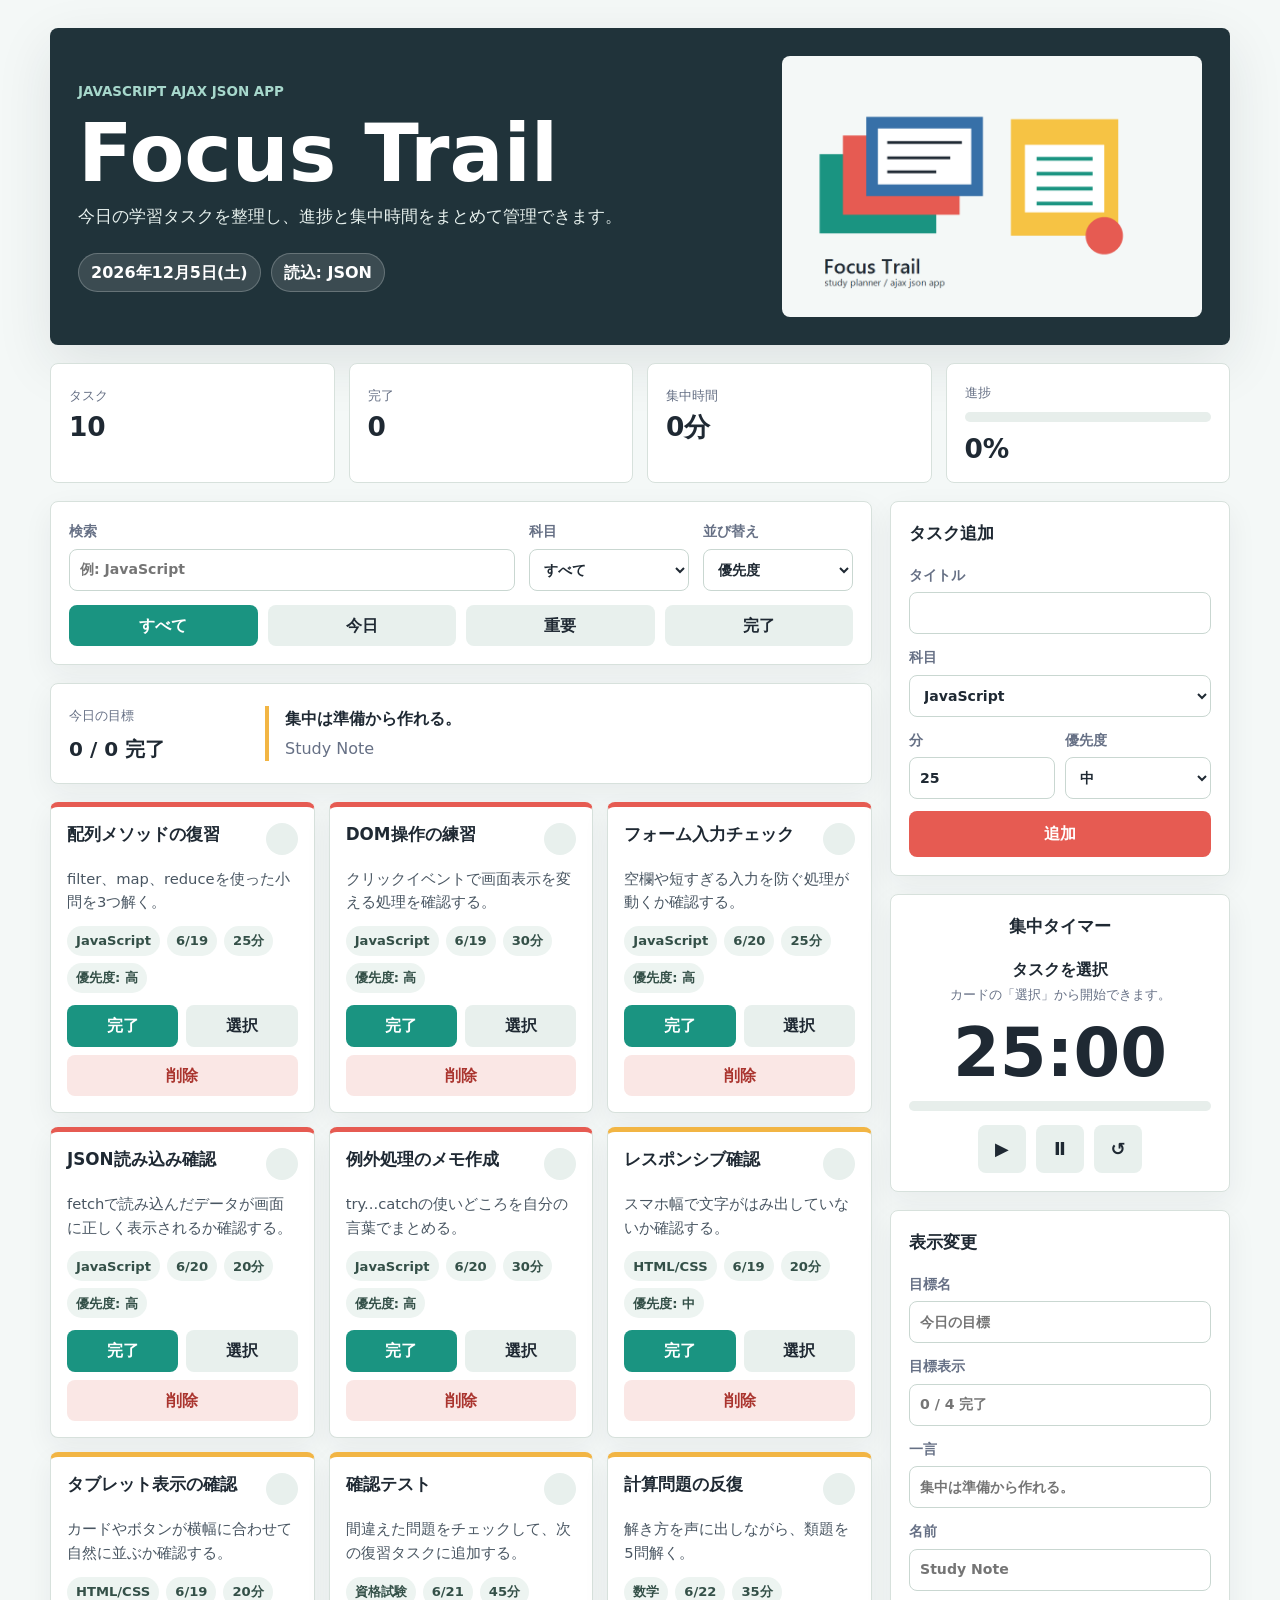
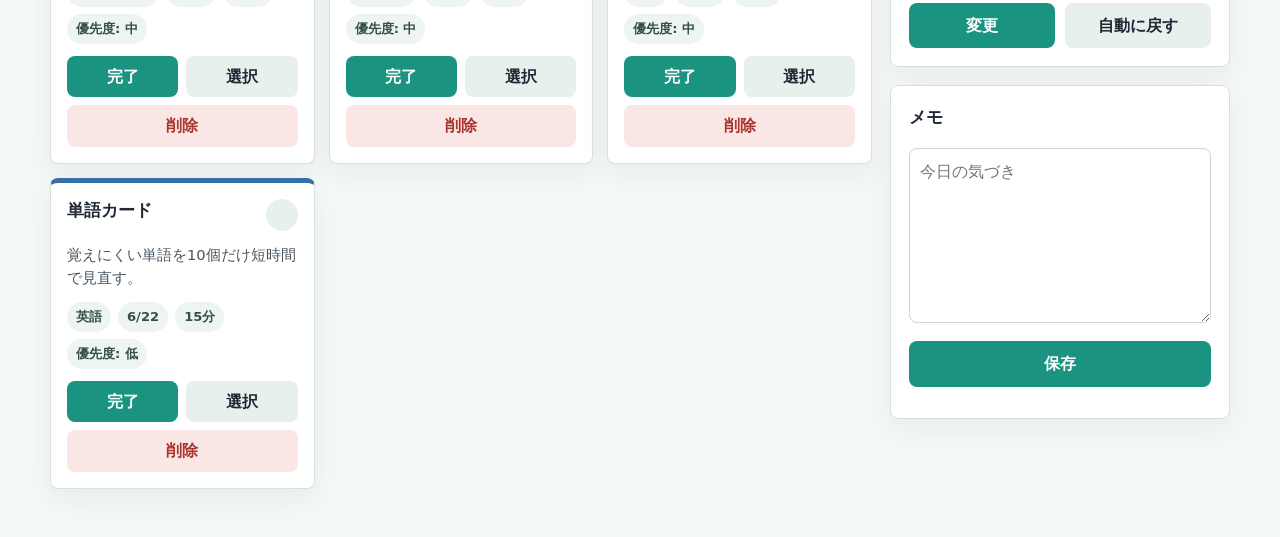
<file: 学習プランナー/index.html>
<!DOCTYPE html>
<html lang="ja">
<head>
    <meta charset="UTF-8">
    <meta name="viewport" content="width=device-width, initial-scale=1.0">
    <title>Focus Trail | 学習プランナー</title>
    <link rel="stylesheet" href="css/style.css">
</head>
<body>
    <div class="app-shell">
        <header class="app-header">
            <div class="header-copy">
                <p class="eyebrow">JavaScript AJAX JSON App</p>
                <h1>Focus Trail</h1>
                <p class="lead">今日の学習タスクを整理し、進捗と集中時間をまとめて管理できます。</p>
                <div class="header-actions" aria-label="学習状況">
                    <span id="currentDate" class="status-pill"></span>
                    <span class="status-pill">読込: JSON</span>
                </div>
            </div>
            <img class="header-visual" src="assets/study-visual.png" alt="学習プランナーのイメージ">
        </header>

        <main>
            <section id="alert" class="alert" hidden></section>

            <section class="summary-grid" aria-label="サマリー">
                <div class="summary-item">
                    <span class="summary-label">タスク</span>
                    <strong id="taskCount">0</strong>
                </div>
                <div class="summary-item">
                    <span class="summary-label">完了</span>
                    <strong id="completedCount">0</strong>
                </div>
                <div class="summary-item">
                    <span class="summary-label">集中時間</span>
                    <strong><span id="minutesCount">0</span>分</strong>
                </div>
                <div class="summary-item progress-summary">
                    <span class="summary-label">進捗</span>
                    <div class="progress-track" aria-hidden="true">
                        <span id="progressBar"></span>
                    </div>
                    <strong id="progressLabel">0%</strong>
                </div>
            </section>

            <section class="workspace-grid">
                <div class="main-column">
                    <section class="panel controls-panel" aria-label="タスク操作">
                        <div class="field-group search-field">
                            <label for="searchInput">検索</label>
                            <input id="searchInput" type="search" placeholder="例: JavaScript">
                        </div>
                        <div class="field-group">
                            <label for="subjectFilter">科目</label>
                            <select id="subjectFilter"></select>
                        </div>
                        <div class="field-group">
                            <label for="sortSelect">並び替え</label>
                            <select id="sortSelect">
                                <option value="priority">優先度</option>
                                <option value="due">期限</option>
                                <option value="minutes">時間</option>
                            </select>
                        </div>
                        <div class="mode-switch" aria-label="表示切替">
                            <button class="mode-button is-active" type="button" data-mode="all">すべて</button>
                            <button class="mode-button" type="button" data-mode="today">今日</button>
                            <button class="mode-button" type="button" data-mode="high">重要</button>
                            <button class="mode-button" type="button" data-mode="completed">完了</button>
                        </div>
                    </section>

                    <section class="focus-strip" aria-label="今日の集中">
                        <div>
                            <span id="goalLabel" class="summary-label">今日の目標</span>
                            <strong id="dailyGoalText">0 / 0 完了</strong>
                        </div>
                        <blockquote>
                            <p id="focusQuote"></p>
                            <cite id="focusQuoteAuthor"></cite>
                        </blockquote>
                    </section>

                    <section aria-label="タスクリスト">
                        <div id="taskList" class="task-list"></div>
                        <p id="emptyState" class="empty-state" hidden>条件に合うタスクがありません。</p>
                    </section>
                </div>

                <aside class="side-column" aria-label="学習ツール">
                    <section class="panel">
                        <h2>タスク追加</h2>
                        <form id="customTaskForm" class="stacked-form">
                            <label>
                                タイトル
                                <input id="customTitle" type="text" maxlength="48" required>
                            </label>
                            <label>
                                科目
                                <select id="customSubject"></select>
                            </label>
                            <div class="form-row">
                                <label>
                                    分
                                    <input id="customMinutes" type="number" min="5" max="180" step="5" value="25" required>
                                </label>
                                <label>
                                    優先度
                                    <select id="customPriority">
                                        <option value="high">高</option>
                                        <option value="medium" selected>中</option>
                                        <option value="low">低</option>
                                    </select>
                                </label>
                            </div>
                            <button class="primary-button" type="submit">追加</button>
                        </form>
                    </section>

                    <section class="panel timer-panel">
                        <h2>集中タイマー</h2>
                        <p id="timerTaskName" class="timer-task">タスクを選択</p>
                        <p id="timerTaskMeta" class="timer-meta">カードの「選択」から開始できます。</p>
                        <div id="timerDisplay" class="timer-display" aria-live="polite">25:00</div>
                        <div class="timer-bar" aria-hidden="true">
                            <span id="timerProgress"></span>
                        </div>
                        <div class="timer-actions">
                            <button id="startTimer" class="icon-button" type="button" aria-label="開始">▶</button>
                            <button id="pauseTimer" class="icon-button" type="button" aria-label="一時停止">Ⅱ</button>
                            <button id="resetTimer" class="icon-button" type="button" aria-label="リセット">↺</button>
                        </div>
                    </section>

                    <section class="panel">
                        <h2>表示変更</h2>
                        <form id="focusForm" class="stacked-form">
                            <label>
                                目標名
                                <input id="goalLabelInput" type="text" maxlength="20" placeholder="今日の目標">
                            </label>
                            <label>
                                目標表示
                                <input id="goalTextInput" type="text" maxlength="32" placeholder="0 / 4 完了">
                            </label>
                            <label>
                                一言
                                <input id="quoteInput" type="text" maxlength="60" placeholder="集中は準備から作れる。">
                            </label>
                            <label>
                                名前
                                <input id="quoteAuthorInput" type="text" maxlength="30" placeholder="Study Note">
                            </label>
                            <div class="form-row">
                                <button class="secondary-button compact-button" type="submit">変更</button>
                                <button id="resetFocusText" class="plain-button" type="button">自動に戻す</button>
                            </div>
                        </form>
                    </section>

                    <section class="panel">
                        <h2>メモ</h2>
                        <textarea id="noteInput" rows="6" placeholder="今日の気づき"></textarea>
                        <button id="saveNote" class="secondary-button" type="button">保存</button>
                        <p id="noteStatus" class="note-status" aria-live="polite"></p>
                    </section>
                </aside>
            </section>
        </main>
    </div>

    <div id="toast" class="toast" role="status" aria-live="polite" hidden></div>
    <script src="js/app.js"></script>
</body>
</html>
</file>
<file: 学習プランナー/css/style.css>
:root {
    --color-page: #f4f8f7;
    --color-panel: #ffffff;
    --color-text: #1f2933;
    --color-muted: #667085;
    --color-line: #d7e1dc;
    --color-teal: #1a9481;
    --color-teal-dark: #126a5f;
    --color-coral: #e65b52;
    --color-gold: #f2b544;
    --color-blue: #3770a8;
    --shadow-soft: 0 18px 55px rgba(31, 41, 51, 0.10);
}

* {
    box-sizing: border-box;
}

body {
    min-width: 320px;
    margin: 0;
    background: var(--color-page);
    color: var(--color-text);
    font-family: "Yu Gothic UI", "Meiryo", system-ui, sans-serif;
    line-height: 1.6;
}

button,
input,
select,
textarea {
    font: inherit;
}

button {
    cursor: pointer;
}

.app-shell {
    width: min(1180px, calc(100% - 32px));
    margin: 0 auto;
    padding: 28px 0 48px;
}

.app-header {
    display: grid;
    grid-template-columns: minmax(0, 1fr) minmax(280px, 420px);
    gap: 28px;
    align-items: stretch;
    min-height: 300px;
    padding: 28px;
    background: #20333a;
    color: #ffffff;
    border-radius: 8px;
    box-shadow: var(--shadow-soft);
}

.header-copy {
    display: flex;
    flex-direction: column;
    justify-content: center;
    min-width: 0;
}

.eyebrow,
.summary-label,
.timer-meta,
.note-status {
    color: var(--color-muted);
    font-size: 0.84rem;
}

.app-header .eyebrow {
    color: #a7d8cc;
    font-weight: 700;
    letter-spacing: 0;
    text-transform: uppercase;
}

h1,
h2,
p {
    margin-top: 0;
}

h1 {
    margin-bottom: 12px;
    font-size: 5rem;
    line-height: 0.95;
    letter-spacing: 0;
}

h2 {
    margin-bottom: 16px;
    font-size: 1.08rem;
}

.lead {
    max-width: 620px;
    margin-bottom: 22px;
    color: #e7f1ee;
    font-size: 1.04rem;
}

.header-actions,
.timer-actions,
.mode-switch,
.form-row {
    display: flex;
    flex-wrap: wrap;
    gap: 10px;
}

.status-pill {
    display: inline-flex;
    align-items: center;
    min-height: 36px;
    padding: 6px 12px;
    background: rgba(255, 255, 255, 0.12);
    border: 1px solid rgba(255, 255, 255, 0.22);
    border-radius: 999px;
    color: #ffffff;
    font-weight: 700;
}

.header-visual {
    width: 100%;
    height: 100%;
    min-height: 240px;
    object-fit: cover;
    border-radius: 8px;
}

.alert {
    margin-top: 18px;
    padding: 12px 14px;
    background: #fff2c7;
    border: 1px solid #f3cd62;
    border-radius: 8px;
    color: #694c05;
}

.summary-grid {
    display: grid;
    grid-template-columns: repeat(4, minmax(0, 1fr));
    gap: 14px;
    margin: 18px 0;
}

.summary-item {
    min-width: 0;
    padding: 18px;
    background: var(--color-panel);
    border: 1px solid var(--color-line);
    border-radius: 8px;
}

.summary-item strong {
    display: block;
    margin-top: 4px;
    font-size: 1.65rem;
    line-height: 1.15;
}

.progress-summary {
    display: grid;
    gap: 8px;
}

.progress-track,
.timer-bar {
    overflow: hidden;
    height: 10px;
    background: #e7eeeb;
    border-radius: 999px;
}

.progress-track span,
.timer-bar span {
    display: block;
    width: 0%;
    height: 100%;
    background: var(--color-teal);
    transition: width 0.25s ease;
}

.workspace-grid {
    display: grid;
    grid-template-columns: minmax(0, 1fr) 340px;
    gap: 18px;
    align-items: start;
}

.main-column,
.side-column {
    display: grid;
    gap: 18px;
}

.panel,
.focus-strip {
    background: var(--color-panel);
    border: 1px solid var(--color-line);
    border-radius: 8px;
    box-shadow: 0 10px 30px rgba(31, 41, 51, 0.06);
}

.panel {
    padding: 18px;
}

.controls-panel {
    display: grid;
    grid-template-columns: minmax(180px, 1fr) 160px 150px;
    gap: 14px;
    align-items: end;
}

.field-group,
.stacked-form label {
    display: grid;
    gap: 6px;
    min-width: 0;
    color: var(--color-muted);
    font-size: 0.88rem;
    font-weight: 700;
}

input,
select,
textarea {
    width: 100%;
    min-width: 0;
    border: 1px solid #c9d7d1;
    border-radius: 8px;
    background: #ffffff;
    color: var(--color-text);
}

input,
select {
    min-height: 42px;
    padding: 8px 10px;
}

textarea {
    resize: vertical;
    padding: 10px;
}

input:focus,
select:focus,
textarea:focus,
button:focus-visible {
    outline: 3px solid rgba(26, 148, 129, 0.26);
    outline-offset: 2px;
}

.mode-switch {
    grid-column: 1 / -1;
}

.mode-button,
.primary-button,
.secondary-button,
.plain-button,
.task-button,
.icon-button {
    min-height: 40px;
    border: 0;
    border-radius: 8px;
    font-weight: 700;
}

.mode-button {
    flex: 1 1 88px;
    padding: 8px 12px;
    background: #e8f0ed;
    color: var(--color-text);
}

.mode-button.is-active {
    background: var(--color-teal);
    color: #ffffff;
}

.focus-strip {
    display: grid;
    grid-template-columns: 180px minmax(0, 1fr);
    gap: 16px;
    align-items: center;
    padding: 18px;
}

.focus-strip strong {
    display: block;
    margin-top: 5px;
    font-size: 1.25rem;
}

blockquote {
    margin: 0;
    padding-left: 16px;
    border-left: 4px solid var(--color-gold);
}

blockquote p {
    margin-bottom: 4px;
    font-weight: 700;
}

blockquote cite {
    color: var(--color-muted);
    font-style: normal;
}

.task-list {
    display: grid;
    grid-template-columns: repeat(auto-fit, minmax(240px, 1fr));
    gap: 14px;
}

.task-card {
    display: grid;
    gap: 12px;
    min-width: 0;
    padding: 16px;
    background: var(--color-panel);
    border: 1px solid var(--color-line);
    border-top: 5px solid var(--color-teal);
    border-radius: 8px;
    box-shadow: 0 10px 28px rgba(31, 41, 51, 0.06);
}

.task-card.priority-high {
    border-top-color: var(--color-coral);
}

.task-card.priority-medium {
    border-top-color: var(--color-gold);
}

.task-card.priority-low {
    border-top-color: var(--color-blue);
}

.task-card.is-completed {
    background: #f8fbfa;
}

.task-title-row {
    display: flex;
    align-items: flex-start;
    justify-content: space-between;
    gap: 10px;
}

.task-title {
    margin: 0;
    overflow-wrap: anywhere;
    font-size: 1.05rem;
    line-height: 1.35;
}

.task-description {
    margin: 0;
    color: #495662;
    font-size: 0.92rem;
}

.task-meta {
    display: flex;
    flex-wrap: wrap;
    gap: 7px;
}

.task-meta span {
    display: inline-flex;
    align-items: center;
    min-height: 30px;
    padding: 4px 9px;
    background: #edf4f1;
    border-radius: 999px;
    color: #345048;
    font-size: 0.82rem;
    font-weight: 700;
}

.task-actions {
    display: flex;
    flex-wrap: wrap;
    gap: 8px;
}

.task-button {
    flex: 1 1 96px;
    padding: 8px 10px;
    background: #e8f0ed;
    color: var(--color-text);
}

.task-button.primary {
    background: var(--color-teal);
    color: #ffffff;
}

.task-button.danger {
    background: #fae7e5;
    color: #aa352f;
}

.checkmark {
    flex: 0 0 auto;
    display: grid;
    place-items: center;
    width: 32px;
    height: 32px;
    border-radius: 50%;
    background: #e8f0ed;
    color: var(--color-muted);
    font-weight: 900;
}

.is-completed .checkmark {
    background: var(--color-teal);
    color: #ffffff;
}

.empty-state {
    padding: 22px;
    background: var(--color-panel);
    border: 1px dashed var(--color-line);
    border-radius: 8px;
    color: var(--color-muted);
    text-align: center;
}

.stacked-form {
    display: grid;
    gap: 12px;
}

.form-row {
    align-items: end;
}

.form-row label {
    flex: 1 1 120px;
}

.primary-button,
.secondary-button {
    width: 100%;
    padding: 10px 12px;
}

.primary-button {
    background: var(--color-coral);
    color: #ffffff;
}

.secondary-button {
    margin-top: 10px;
    background: var(--color-teal);
    color: #ffffff;
}

.compact-button {
    flex: 1 1 120px;
    width: auto;
    margin-top: 0;
}

.plain-button {
    flex: 1 1 120px;
    padding: 10px 12px;
    background: #e8f0ed;
    color: var(--color-text);
}

.timer-panel {
    text-align: center;
}

.timer-task {
    margin-bottom: 2px;
    overflow-wrap: anywhere;
    font-weight: 800;
}

.timer-display {
    margin: 14px 0;
    font-variant-numeric: tabular-nums;
    font-size: 4.2rem;
    font-weight: 900;
    line-height: 1;
}

.timer-actions {
    justify-content: center;
    margin-top: 14px;
}

.icon-button {
    display: grid;
    place-items: center;
    width: 48px;
    height: 48px;
    background: #e8f0ed;
    color: var(--color-text);
    font-size: 1.12rem;
}

.toast {
    position: fixed;
    right: 18px;
    bottom: 18px;
    max-width: min(360px, calc(100% - 36px));
    padding: 12px 14px;
    background: #20333a;
    color: #ffffff;
    border-radius: 8px;
    box-shadow: var(--shadow-soft);
}

@media (max-width: 900px) {
    .app-header,
    .workspace-grid,
    .focus-strip {
        grid-template-columns: 1fr;
    }

    .summary-grid {
        grid-template-columns: repeat(2, minmax(0, 1fr));
    }

    .controls-panel {
        grid-template-columns: 1fr;
    }

    h1 {
        font-size: 3.4rem;
    }
}

@media (max-width: 560px) {
    .app-shell {
        width: min(100% - 20px, 1180px);
        padding-top: 10px;
    }

    .app-header,
    .panel,
    .focus-strip,
    .summary-item,
    .task-card {
        padding: 14px;
    }

    .summary-grid {
        grid-template-columns: 1fr;
    }

    .header-visual {
        min-height: 180px;
    }

    h1 {
        font-size: 2.6rem;
    }

    .timer-display {
        font-size: 3.1rem;
    }

    .task-list {
        grid-template-columns: 1fr;
    }
}
</file>
